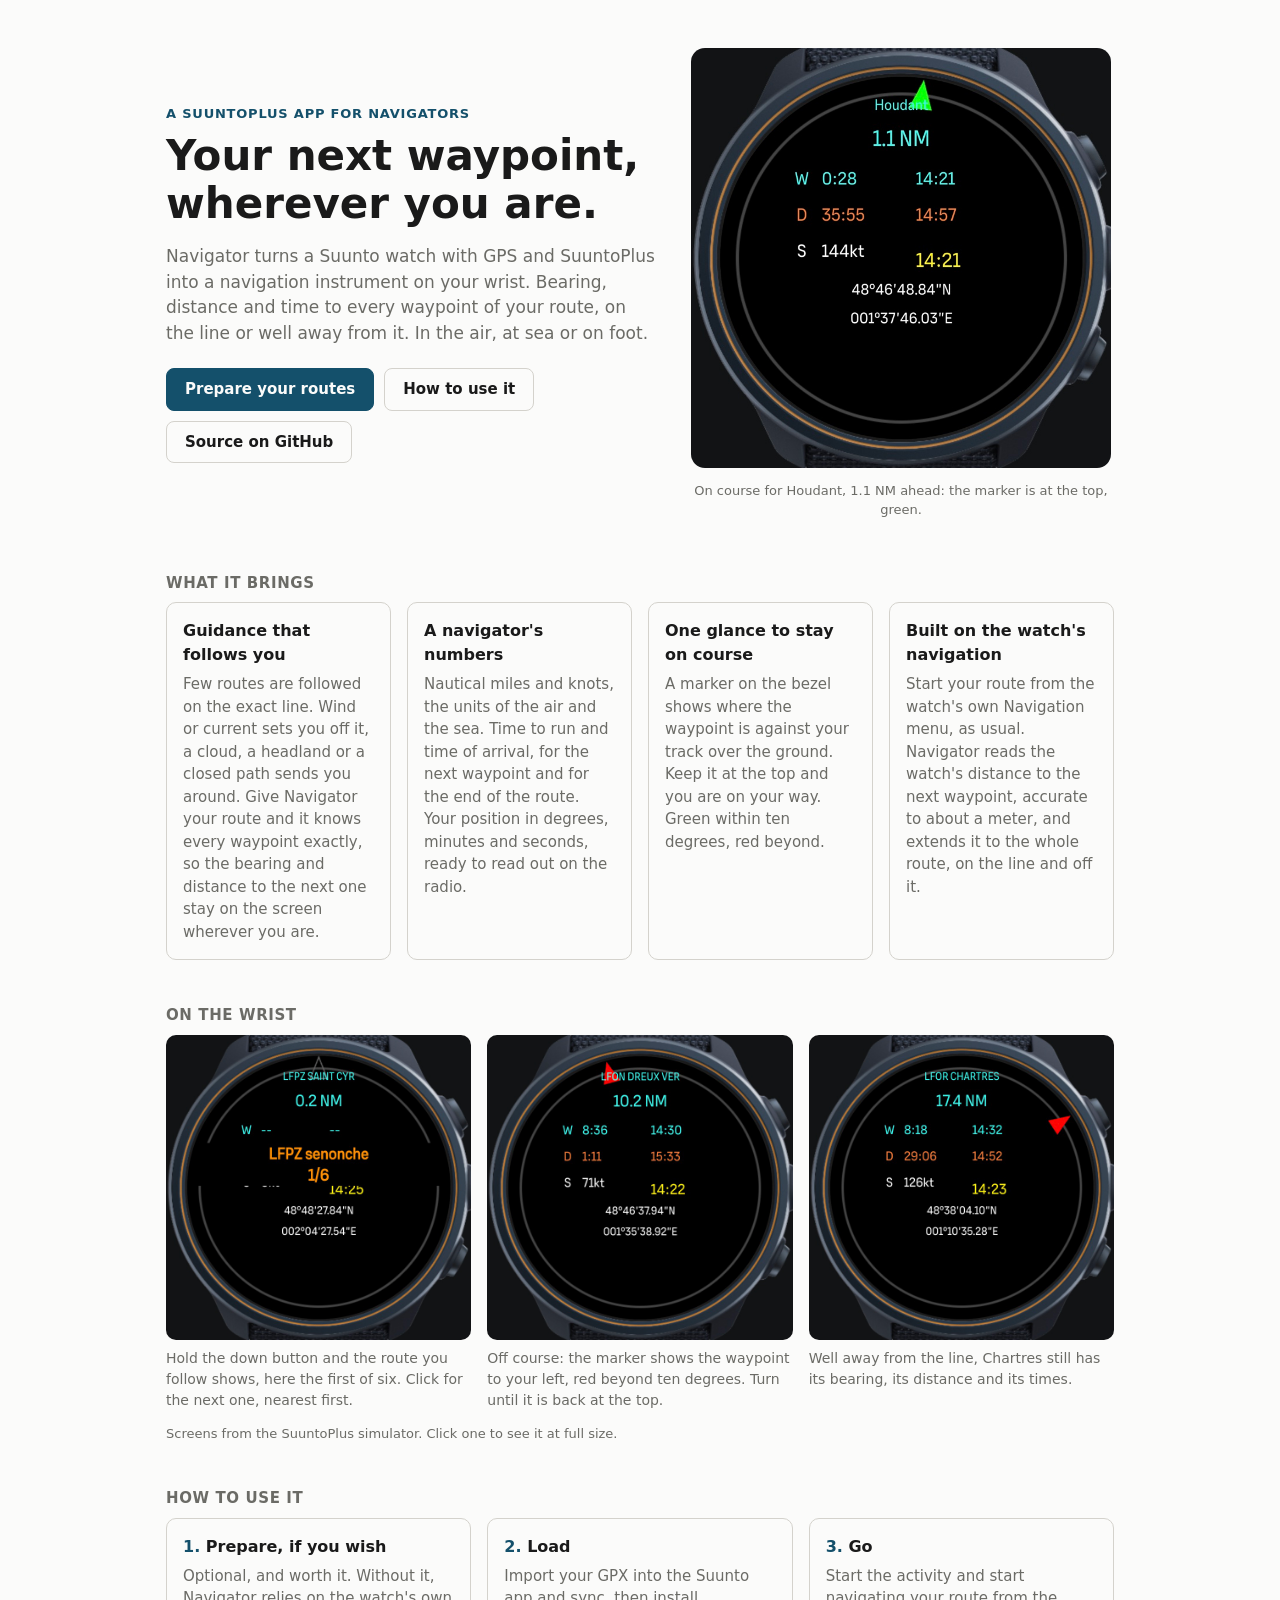
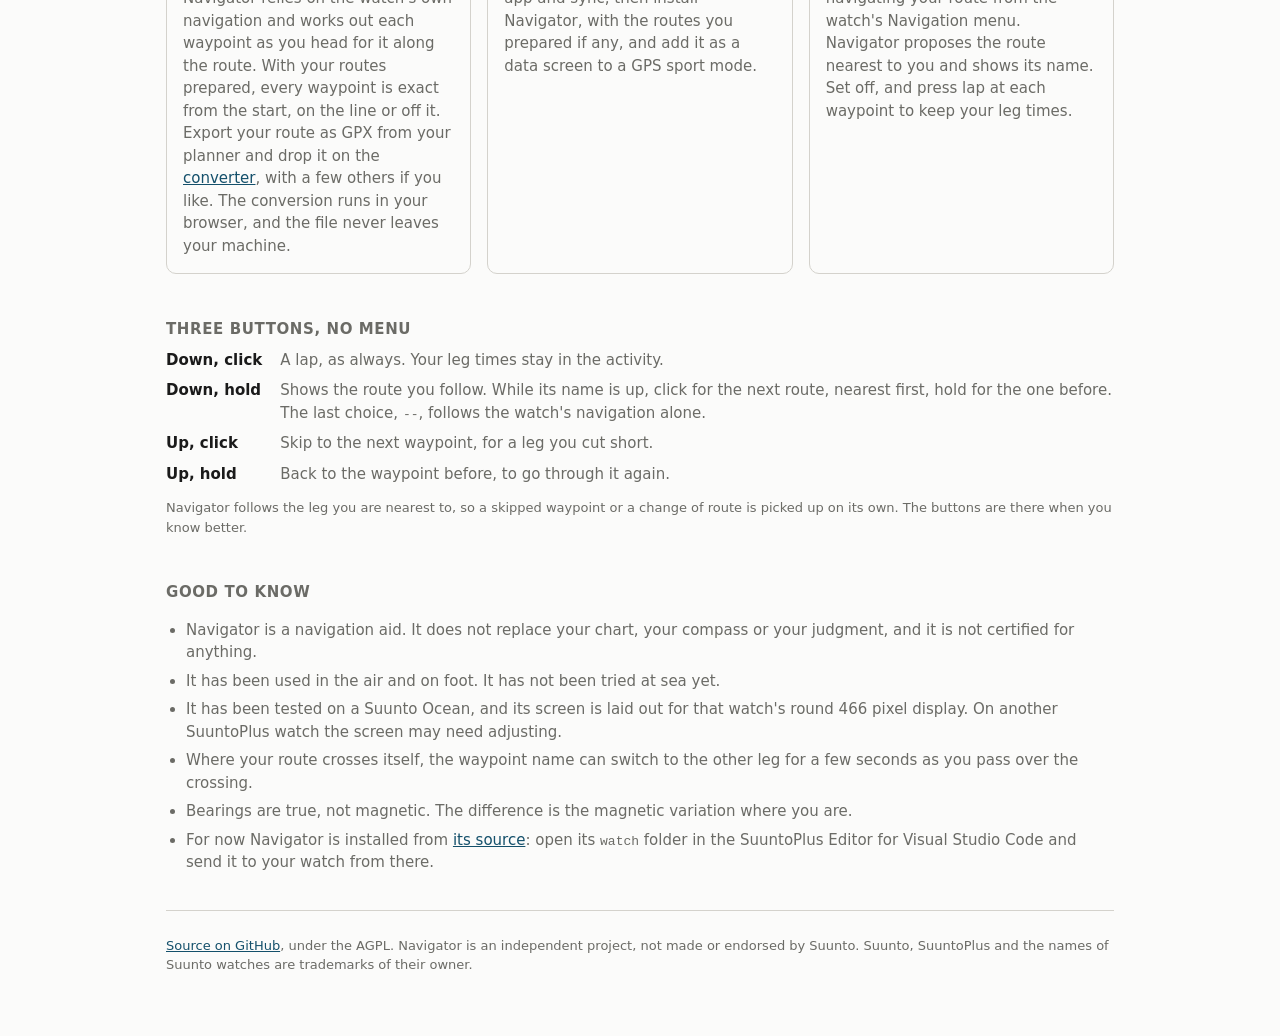
<file: docs/index.html>
<!doctype html>
<html lang="en">
<head>
<meta charset="utf-8">
<meta name="viewport" content="width=device-width, initial-scale=1">
<meta name="referrer" content="no-referrer">
<meta name="description" content="Navigator turns a Suunto watch with
  GPS and SuuntoPlus into a navigator's instrument: bearing, distance
  and time to every waypoint of your route, wherever you are.">
<title>Navigator, waypoint guidance for Suunto watches</title>
<link rel="stylesheet" href="style.css">
</head>
<body class="product">

<header class="hero">
  <div class="pitch">
    <p class="kicker">A SuuntoPlus app for navigators</p>
    <h1>Your next waypoint,<br>wherever you are.</h1>
    <p class="lead">Navigator turns a Suunto watch with GPS and
      SuuntoPlus into a navigation instrument on your wrist. Bearing,
      distance and time to every waypoint of your route, on the line
      or well away from it. In the air, at sea or on foot.</p>
    <p class="actions">
      <a class="button primary" href="convert.html">Prepare your
        routes</a>
      <a class="button" href="#use">How to use it</a>
      <a class="button"
        href="https://github.com/renard/navigator/">Source on GitHub</a>
    </p>
  </div>

  <figure class="dial">
    <a href="images/full/02-on-track-navigation.png">
      <img src="images/02-on-track-navigation.jpg" width="720"
           height="720"
           alt="Navigator on the watch, on course for Houdant, 1.1 NM
                ahead, green marker at the top"></a>
    <figcaption>On course for Houdant, 1.1 NM ahead: the marker is at
      the top, green.</figcaption>
  </figure>
</header>

<main>

  <section id="brings">
    <h2>What it brings</h2>
    <div class="cards">
      <article>
        <h3>Guidance that follows you</h3>
        <p>Few routes are followed on the exact line. Wind or current
          sets you off it, a cloud, a headland or a closed path sends
          you around. Give Navigator your route and it knows every
          waypoint exactly, so the bearing and distance to the next one
          stay on the screen wherever you are.</p>
      </article>
      <article>
        <h3>A navigator's numbers</h3>
        <p>Nautical miles and knots, the units of the air and the sea.
          Time to run and time of arrival, for the next waypoint and
          for the end of the route. Your position in degrees, minutes
          and seconds, ready to read out on the radio.</p>
      </article>
      <article>
        <h3>One glance to stay on course</h3>
        <p>A marker on the bezel shows where the waypoint is against
          your track over the ground. Keep it at the top and you are
          on your way. Green within ten degrees, red beyond.</p>
      </article>
      <article>
        <h3>Built on the watch's navigation</h3>
        <p>Start your route from the watch's own Navigation menu, as
          usual. Navigator reads the watch's distance to the next
          waypoint, accurate to about a meter, and extends it to the
          whole route, on the line and off it.</p>
      </article>
    </div>
  </section>

  <section id="wrist">
    <h2>On the wrist</h2>
    <div class="gallery">
      <figure>
        <a href="images/full/01-route-selection.png">
          <img src="images/01-route-selection.jpg"
               width="720" height="720" loading="lazy"
               alt="The route banner, LFPZ senonche 1 of 6"></a>
        <figcaption>Hold the down button and the route you follow
          shows, here the first of six. Click for the next one,
          nearest first.</figcaption>
      </figure>
      <figure>
        <a href="images/full/03-off-track-navigation.png">
          <img src="images/03-off-track-navigation.jpg"
               width="720" height="720" loading="lazy"
               alt="Dreux 10.2 NM away, red marker to the left of the
                    top"></a>
        <figcaption>Off course: the marker shows the waypoint to your
          left, red beyond ten degrees. Turn until it is back at the
          top.</figcaption>
      </figure>
      <figure>
        <a href="images/full/04-off-track-navigation-high-offset.png">
          <img src="images/04-off-track-navigation-high-offset.jpg"
               width="720" height="720" loading="lazy"
               alt="Chartres 17.4 NM away, red marker far to the
                    right"></a>
        <figcaption>Well away from the line, Chartres still has its
          bearing, its distance and its times.</figcaption>
      </figure>
    </div>
    <p class="hint">Screens from the SuuntoPlus simulator. Click one
      to see it at full size.</p>
  </section>

  <section id="use">
    <h2>How to use it</h2>
    <ol class="steps">
      <li>
        <h3>Prepare, if you wish</h3>
        <p>Optional, and worth it. Without it, Navigator relies on the
          watch's own navigation and works out each waypoint as you
          head for it along the route. With your routes prepared, every
          waypoint is exact from the start, on the line or off it.
          Export your route as GPX from your planner and drop it on
          the <a href="convert.html">converter</a>, with a few others
          if you like. The conversion runs in your browser, and the
          file never leaves your machine.</p>
      </li>
      <li>
        <h3>Load</h3>
        <p>Import your GPX into the Suunto app and sync, then install
          Navigator, with the routes you prepared if any, and add it as
          a data screen to a GPS sport mode.</p>
      </li>
      <li>
        <h3>Go</h3>
        <p>Start the activity and start navigating your route from the
          watch's Navigation menu. Navigator proposes the route nearest
          to you and shows its name. Set off, and press lap at each
          waypoint to keep your leg times.</p>
      </li>
    </ol>
  </section>

  <section id="buttons">
    <h2>Three buttons, no menu</h2>
    <dl class="keys">
      <dt>Down, click</dt>
      <dd>A lap, as always. Your leg times stay in the activity.</dd>
      <dt>Down, hold</dt>
      <dd>Shows the route you follow. While its name is up, click for
        the next route, nearest first, hold for the one before. The
        last choice, <code>--</code>, follows the watch's navigation
        alone.</dd>
      <dt>Up, click</dt>
      <dd>Skip to the next waypoint, for a leg you cut short.</dd>
      <dt>Up, hold</dt>
      <dd>Back to the waypoint before, to go through it again.</dd>
    </dl>
    <p class="hint">Navigator follows the leg you are nearest to, so a
      skipped waypoint or a change of route is picked up on its own.
      The buttons are there when you know better.</p>
  </section>

  <section id="know">
    <h2>Good to know</h2>
    <ul>
      <li>Navigator is a navigation aid. It does not replace your
        chart, your compass or your judgment, and it is not certified
        for anything.</li>
      <li>It has been used in the air and on foot. It has not been
        tried at sea yet.</li>
      <li>It has been tested on a Suunto Ocean, and its screen is laid
        out for that watch's round 466 pixel display. On another
        SuuntoPlus watch the screen may need adjusting.</li>
      <li>Where your route crosses itself, the waypoint name can
        switch to the other leg for a few seconds as you pass over the
        crossing.</li>
      <li>Bearings are true, not magnetic. The difference is the
        magnetic variation where you are.</li>
      <li>For now Navigator is installed from
        <a href="https://github.com/renard/navigator/">its source</a>:
        open its <code>watch</code> folder in the SuuntoPlus Editor for
        Visual Studio Code and send it to your watch from there.</li>
    </ul>
  </section>

</main>

<footer>
  <p><a href="https://github.com/renard/navigator/">Source on GitHub</a>,
    under the AGPL. Navigator is an independent project, not made or
    endorsed by Suunto. Suunto, SuuntoPlus and the names of Suunto watches
    are trademarks of their owner.</p>
</footer>

</body>
</html>
</file>
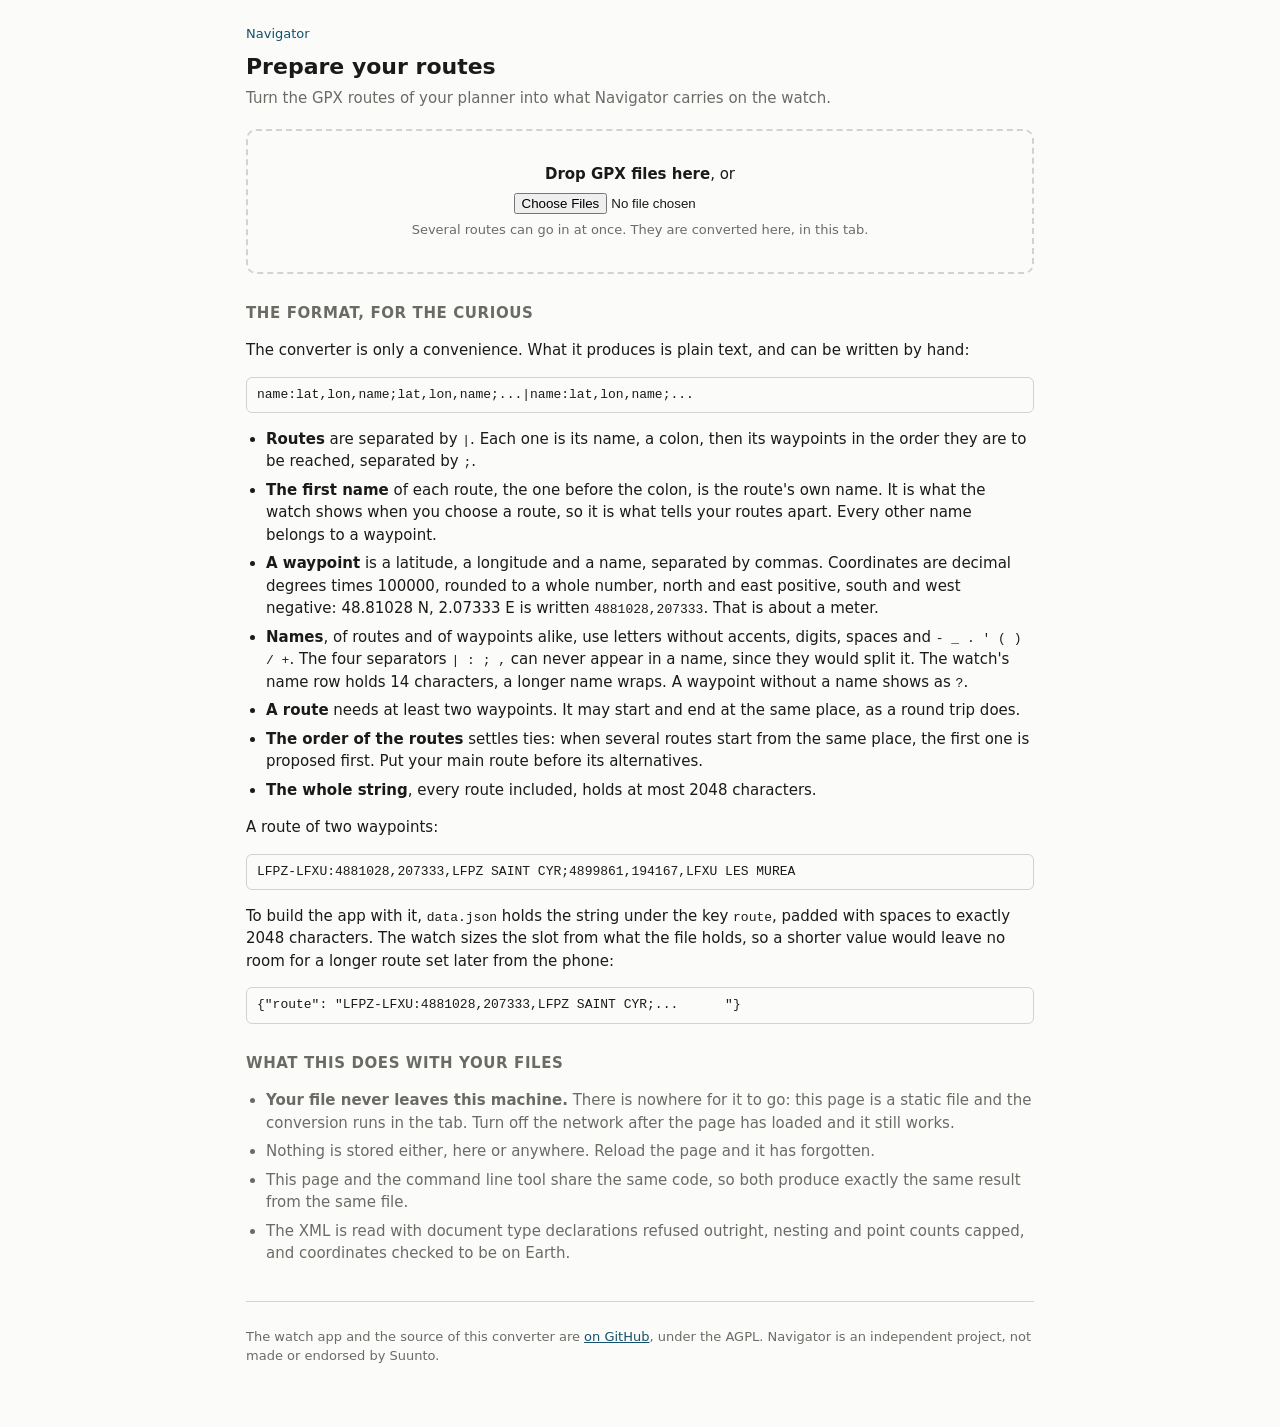
<file: docs/convert.html>
<!doctype html>
<html lang="en">
<head>
<meta charset="utf-8">
<meta name="viewport" content="width=device-width, initial-scale=1">
<meta name="referrer" content="no-referrer">
<title>Navigator, prepare your routes</title>
<link rel="stylesheet" href="style.css">
</head>
<body>

<header>
  <p class="crumb"><a href="index.html">Navigator</a></p>
  <h1>Prepare your routes</h1>
  <p>Turn the GPX routes of your planner into what Navigator carries
    on the watch.</p>
</header>

<main>

  <section id="loading">
    <p id="loadingText">Loading the converter, about a megabyte...</p>
  </section>

  <section id="drop" tabindex="0">
    <p><strong>Drop GPX files here</strong>, or</p>
    <p><input type="file" id="pick" accept=".gpx,application/gpx+xml"
              multiple></p>
    <p class="hint">Several routes can go in at once. They are
      converted here, in this tab.</p>
  </section>

  <section id="busy" hidden><p>Converting...</p></section>

  <section id="problem" hidden>
    <h2>Refused</h2>
    <ul id="refused"></ul>
  </section>

  <section id="result" hidden>
    <h2>Routes</h2>
    <table>
      <thead>
        <tr><th>Name<th>Length<th>Waypoints<th>Bytes</tr>
      </thead>
      <tbody id="routes"></tbody>
    </table>

    <div id="notes"></div>

    <h2>The string</h2>
    <p id="size"></p>
    <textarea id="packed" readonly rows="6" spellcheck="false"></textarea>
    <p>
      <button id="copy" type="button">Copy</button>
      <button id="download" type="button">Download data.json</button>
    </p>
    <p class="hint">Paste it into the feature's route setting, or keep
      the data file to build the app with.</p>
  </section>

  <section id="format">
    <h2>The format, for the curious</h2>
    <p>The converter is only a convenience. What it produces is plain
      text, and can be written by hand:</p>
    <pre>name:lat,lon,name;lat,lon,name;...|name:lat,lon,name;...</pre>
    <ul>
      <li><strong>Routes</strong> are separated by <code>|</code>. Each
        one is its name, a colon, then its waypoints in the order they
        are to be reached, separated by <code>;</code>.</li>
      <li><strong>The first name</strong> of each route, the one before
        the colon, is the route's own name. It is what the watch shows
        when you choose a route, so it is what tells your routes
        apart. Every other name belongs to a waypoint.</li>
      <li><strong>A waypoint</strong> is a latitude, a longitude and a
        name, separated by commas. Coordinates are decimal degrees
        times 100000, rounded to a whole number, north and east
        positive, south and west negative: 48.81028 N, 2.07333 E is
        written <code>4881028,207333</code>. That is about a meter.
        </li>
      <li><strong>Names</strong>, of routes and of waypoints alike, use
        letters without accents, digits, spaces and
        <code>- _ . ' ( ) / +</code>. The four separators
        <code>| : ; ,</code> can never appear in a name, since they
        would split it. The watch's name row holds 14 characters, a
        longer name wraps. A waypoint without a name shows as
        <code>?</code>.</li>
      <li><strong>A route</strong> needs at least two waypoints. It may
        start and end at the same place, as a round trip does.</li>
      <li><strong>The order of the routes</strong> settles ties: when
        several routes start from the same place, the first one is
        proposed first. Put your main route before its
        alternatives.</li>
      <li><strong>The whole string</strong>, every route included,
        holds at most 2048 characters.</li>
    </ul>
    <p>A route of two waypoints:</p>
    <pre>LFPZ-LFXU:4881028,207333,LFPZ SAINT CYR;4899861,194167,LFXU LES MUREA</pre>
    <p>To build the app with it, <code>data.json</code> holds the
      string under the key <code>route</code>, padded with spaces to
      exactly 2048 characters. The watch sizes the slot from what the
      file holds, so a shorter value would leave no room for a longer
      route set later from the phone:</p>
    <pre>{"route": "LFPZ-LFXU:4881028,207333,LFPZ SAINT CYR;...      "}</pre>
  </section>

  <section id="about">
    <h2>What this does with your files</h2>
    <ul>
      <li><strong>Your file never leaves this machine.</strong> There
        is nowhere for it to go: this page is a static file and the
        conversion runs in the tab. Turn off the network after the page
        has loaded and it still works.</li>
      <li>Nothing is stored either, here or anywhere. Reload the page
        and it has forgotten.</li>
      <li>This page and the command line tool share the same code, so
        both produce exactly the same result from the same file.</li>
      <li>The XML is read with document type declarations refused
        outright, nesting and point counts capped, and coordinates
        checked to be on Earth.</li>
    </ul>
  </section>

</main>

<footer>
  <p>The watch app and the source of this converter are
    <a href="https://github.com/renard/navigator/">on GitHub</a>,
    under the AGPL. Navigator is an independent project, not made or
    endorsed by Suunto.</p>
</footer>

<script src="wasm_exec.js"></script>
<script src="app.js"></script>
</body>
</html>
</file>
<file: docs/style.css>
/* Both pages, the product page and the converter. Readable on a
   phone, no images beyond an inline drawing, and no web fonts. */

:root {
  color-scheme: light dark;
  --ink: #1a1a1a;
  --paper: #fbfbfa;
  --edge: #d4d2cc;
  --soft: #6b6b66;
  --warn: #9a4a00;
  --accent: #14506b;
}

@media (prefers-color-scheme: dark) {
  :root {
    --ink: #e8e6e1;
    --paper: #1c1d1f;
    --edge: #3a3c40;
    --soft: #9b9a95;
    --warn: #e9a06a;
    --accent: #7fc3e3;
  }
}

* { box-sizing: border-box; }

body {
  margin: 0 auto;
  padding: 24px 16px 48px;
  max-width: 820px;
  background: var(--paper);
  color: var(--ink);
  font: 15px/1.5 system-ui, -apple-system, "Segoe UI", sans-serif;
}

h1 { font-size: 22px; margin: 0 0 4px; }
h2 { font-size: 15px; margin: 28px 0 8px; color: var(--soft);
     text-transform: uppercase; letter-spacing: 0.04em; }

header p { margin: 0 0 20px; color: var(--soft); }

#drop {
  border: 2px dashed var(--edge);
  border-radius: 10px;
  padding: 26px 18px;
  text-align: center;
}

#drop.over { border-color: var(--accent); }

#loading { color: var(--soft); padding: 8px 0; }
#drop p { margin: 6px 0; }

.hint { color: var(--soft); font-size: 13px; }

table {
  width: 100%;
  border-collapse: collapse;
  font-size: 14px;
}

th {
  text-align: left;
  font-weight: 600;
  color: var(--soft);
  border-bottom: 1px solid var(--edge);
  padding: 4px 8px 4px 0;
}

td {
  padding: 5px 8px 5px 0;
  border-bottom: 1px solid var(--edge);
  vertical-align: top;
}

td.num { text-align: right; white-space: nowrap; }

textarea {
  width: 100%;
  font: 13px/1.4 ui-monospace, Menlo, Consolas, monospace;
  background: transparent;
  color: var(--ink);
  border: 1px solid var(--edge);
  border-radius: 6px;
  padding: 8px;
  resize: vertical;
}

pre {
  font: 13px/1.4 ui-monospace, Menlo, Consolas, monospace;
  border: 1px solid var(--edge);
  border-radius: 6px;
  padding: 8px 10px;
  overflow-x: auto;
}

code { font: 13px ui-monospace, Menlo, Consolas, monospace; }

#format ul { padding-left: 20px; }
#format li { margin-bottom: 6px; }

button {
  font: inherit;
  padding: 6px 14px;
  border: 1px solid var(--edge);
  border-radius: 6px;
  background: transparent;
  color: var(--ink);
  cursor: pointer;
}

button:hover { border-color: var(--accent); color: var(--accent); }

.note { color: var(--warn); }

#problem ul, #about ul { padding-left: 20px; }
#about li { margin-bottom: 6px; color: var(--soft); }

footer {
  margin-top: 36px;
  padding-top: 12px;
  border-top: 1px solid var(--edge);
  color: var(--soft);
  font-size: 13px;
}

a { color: var(--accent); }

.crumb { margin: 0 0 6px; font-size: 13px; }
.crumb a { text-decoration: none; }

/* The product page. Wider than the converter, since the dial sits
   beside the pitch on a desk and under it on a phone. */

body.product { max-width: 980px; }

.hero {
  display: grid;
  grid-template-columns: 1.15fr 1fr;
  gap: 32px;
  align-items: center;
  padding: 24px 0 8px;
}

@media (max-width: 760px) {
  .hero { grid-template-columns: 1fr; }
}

.kicker {
  margin: 0 0 8px;
  color: var(--accent);
  font-weight: 600;
  font-size: 13px;
  text-transform: uppercase;
  letter-spacing: 0.06em;
}

.hero h1 {
  font-size: clamp(28px, 5vw, 42px);
  line-height: 1.15;
  margin: 0 0 16px;
}

.lead { font-size: 17px; margin: 0 0 22px; }

.actions { display: flex; flex-wrap: wrap; gap: 10px; margin: 0; }

.button {
  display: inline-block;
  padding: 9px 18px;
  border: 1px solid var(--edge);
  border-radius: 8px;
  color: var(--ink);
  text-decoration: none;
  font-weight: 600;
}

.button:hover { border-color: var(--accent); color: var(--accent); }

.button.primary {
  background: var(--accent);
  border-color: var(--accent);
  color: var(--paper);
}

.button.primary:hover { opacity: 0.9; color: var(--paper); }

.dial { margin: 0; text-align: center; }
.dial img {
  width: 100%;
  max-width: 420px;
  height: auto;
  border-radius: 14px;
}
.dial figcaption { color: var(--soft); font-size: 13px; margin-top: 6px; }

.product h2 { margin-top: 44px; }
.product h3 { font-size: 16px; margin: 0 0 6px; }

.cards {
  display: grid;
  grid-template-columns: repeat(auto-fit, minmax(210px, 1fr));
  gap: 16px;
}

.cards article, .steps li {
  border: 1px solid var(--edge);
  border-radius: 10px;
  padding: 16px;
}

.cards p, .steps p { margin: 0; color: var(--soft); }

.steps {
  list-style: none;
  counter-reset: step;
  padding: 0;
  margin: 0;
  display: grid;
  grid-template-columns: repeat(auto-fit, minmax(230px, 1fr));
  gap: 16px;
}

.steps li { counter-increment: step; }

.steps h3::before {
  content: counter(step) ". ";
  color: var(--accent);
}

.keys {
  display: grid;
  grid-template-columns: max-content 1fr;
  gap: 8px 18px;
  margin: 0 0 10px;
}

.keys dt { font-weight: 600; }
.keys dd { margin: 0; color: var(--soft); }

@media (max-width: 520px) {
  .keys { grid-template-columns: 1fr; }
  .keys dd { margin-bottom: 8px; }
}

.gallery {
  display: grid;
  grid-template-columns: repeat(auto-fit, minmax(210px, 1fr));
  gap: 16px;
}

.gallery figure { margin: 0; }

.gallery img {
  display: block;
  width: 100%;
  height: auto;
  border-radius: 10px;
}

.gallery figcaption {
  color: var(--soft);
  font-size: 14px;
  margin-top: 8px;
}

#know ul { padding-left: 20px; }
#know li { margin-bottom: 6px; color: var(--soft); }
</file>
